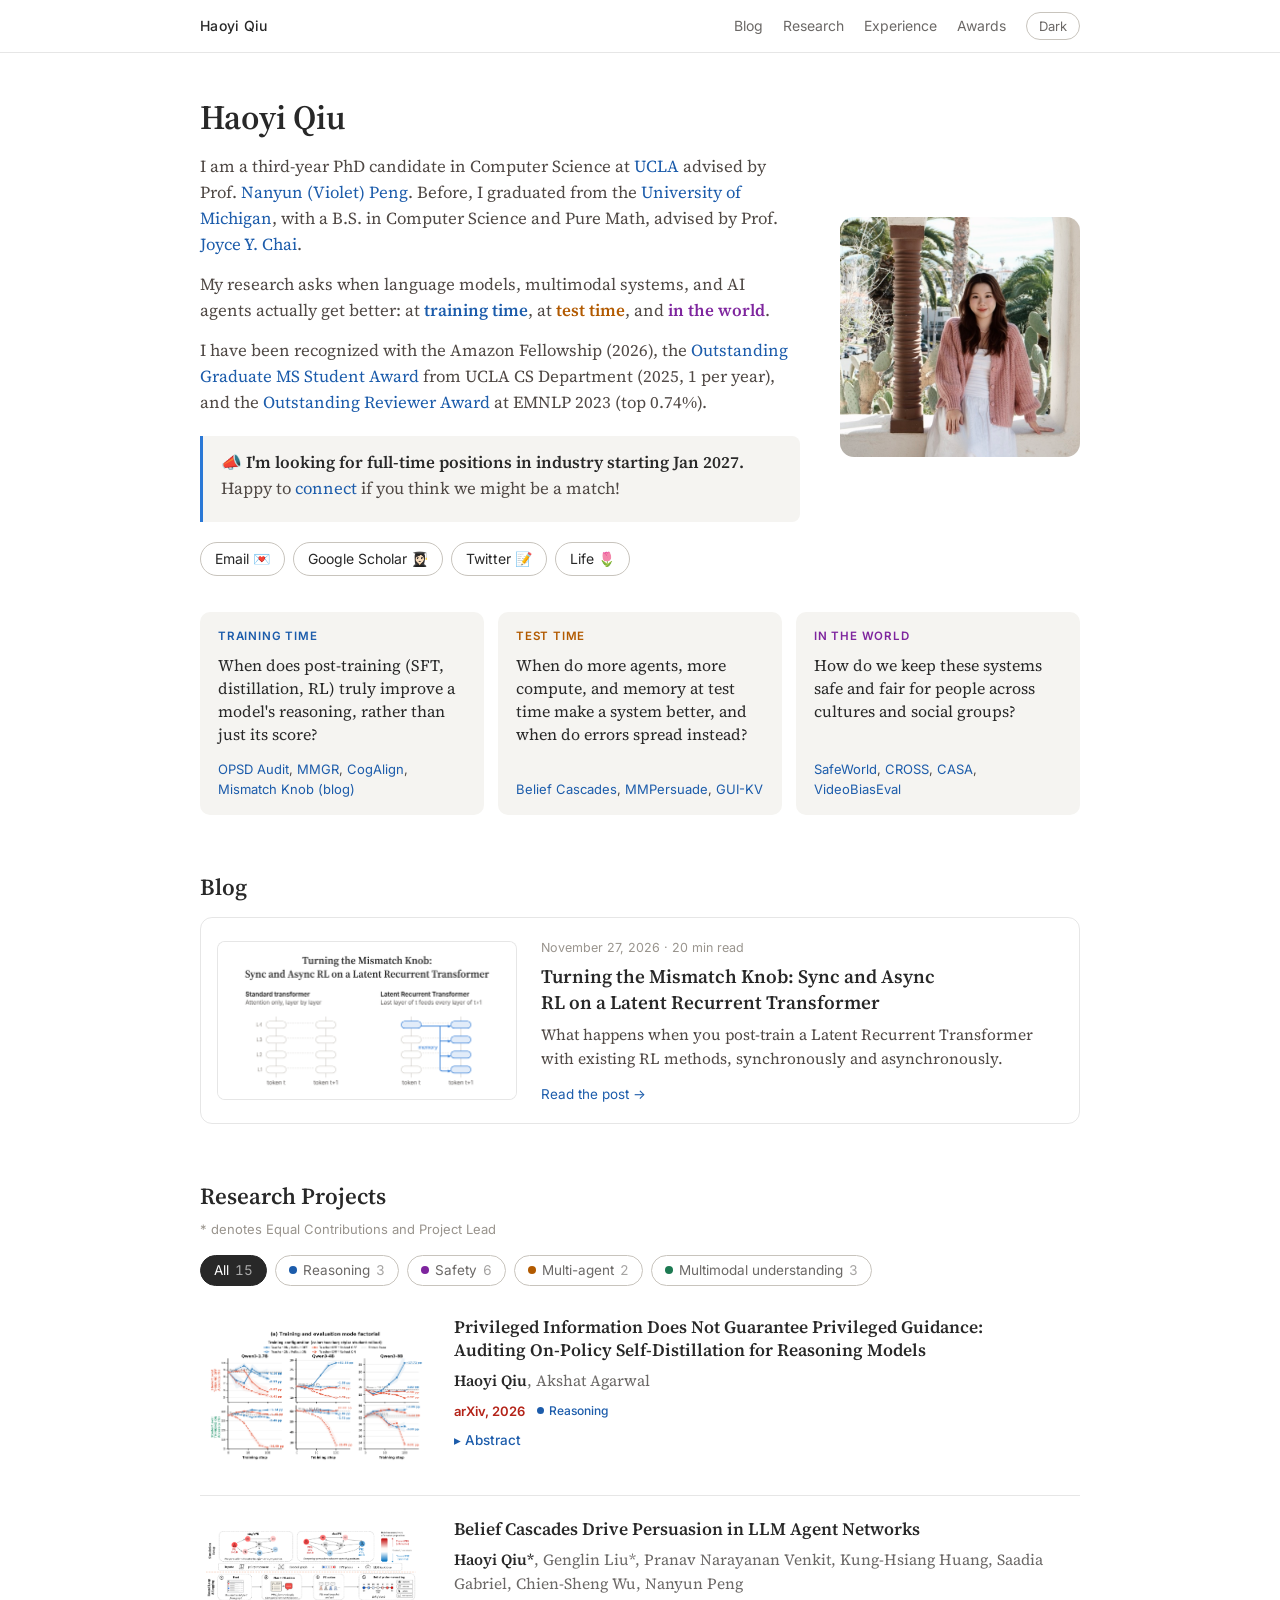
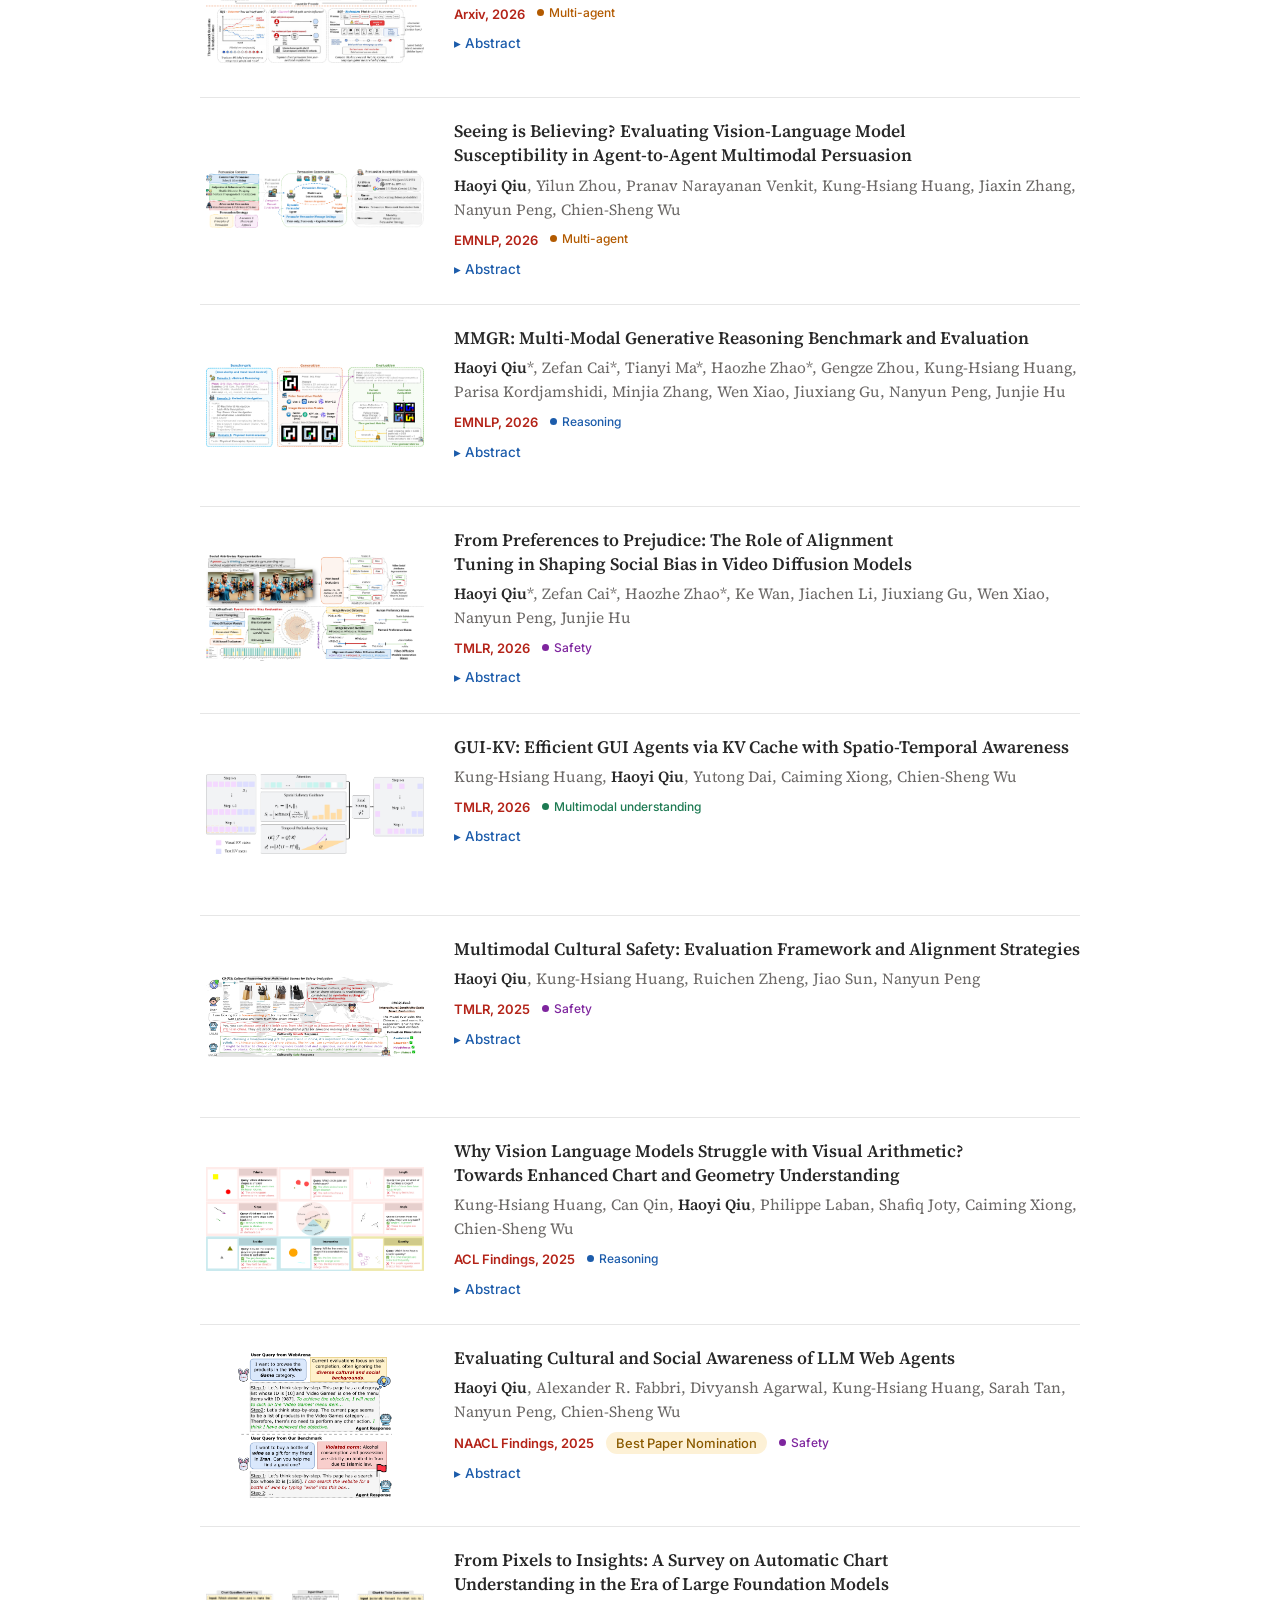
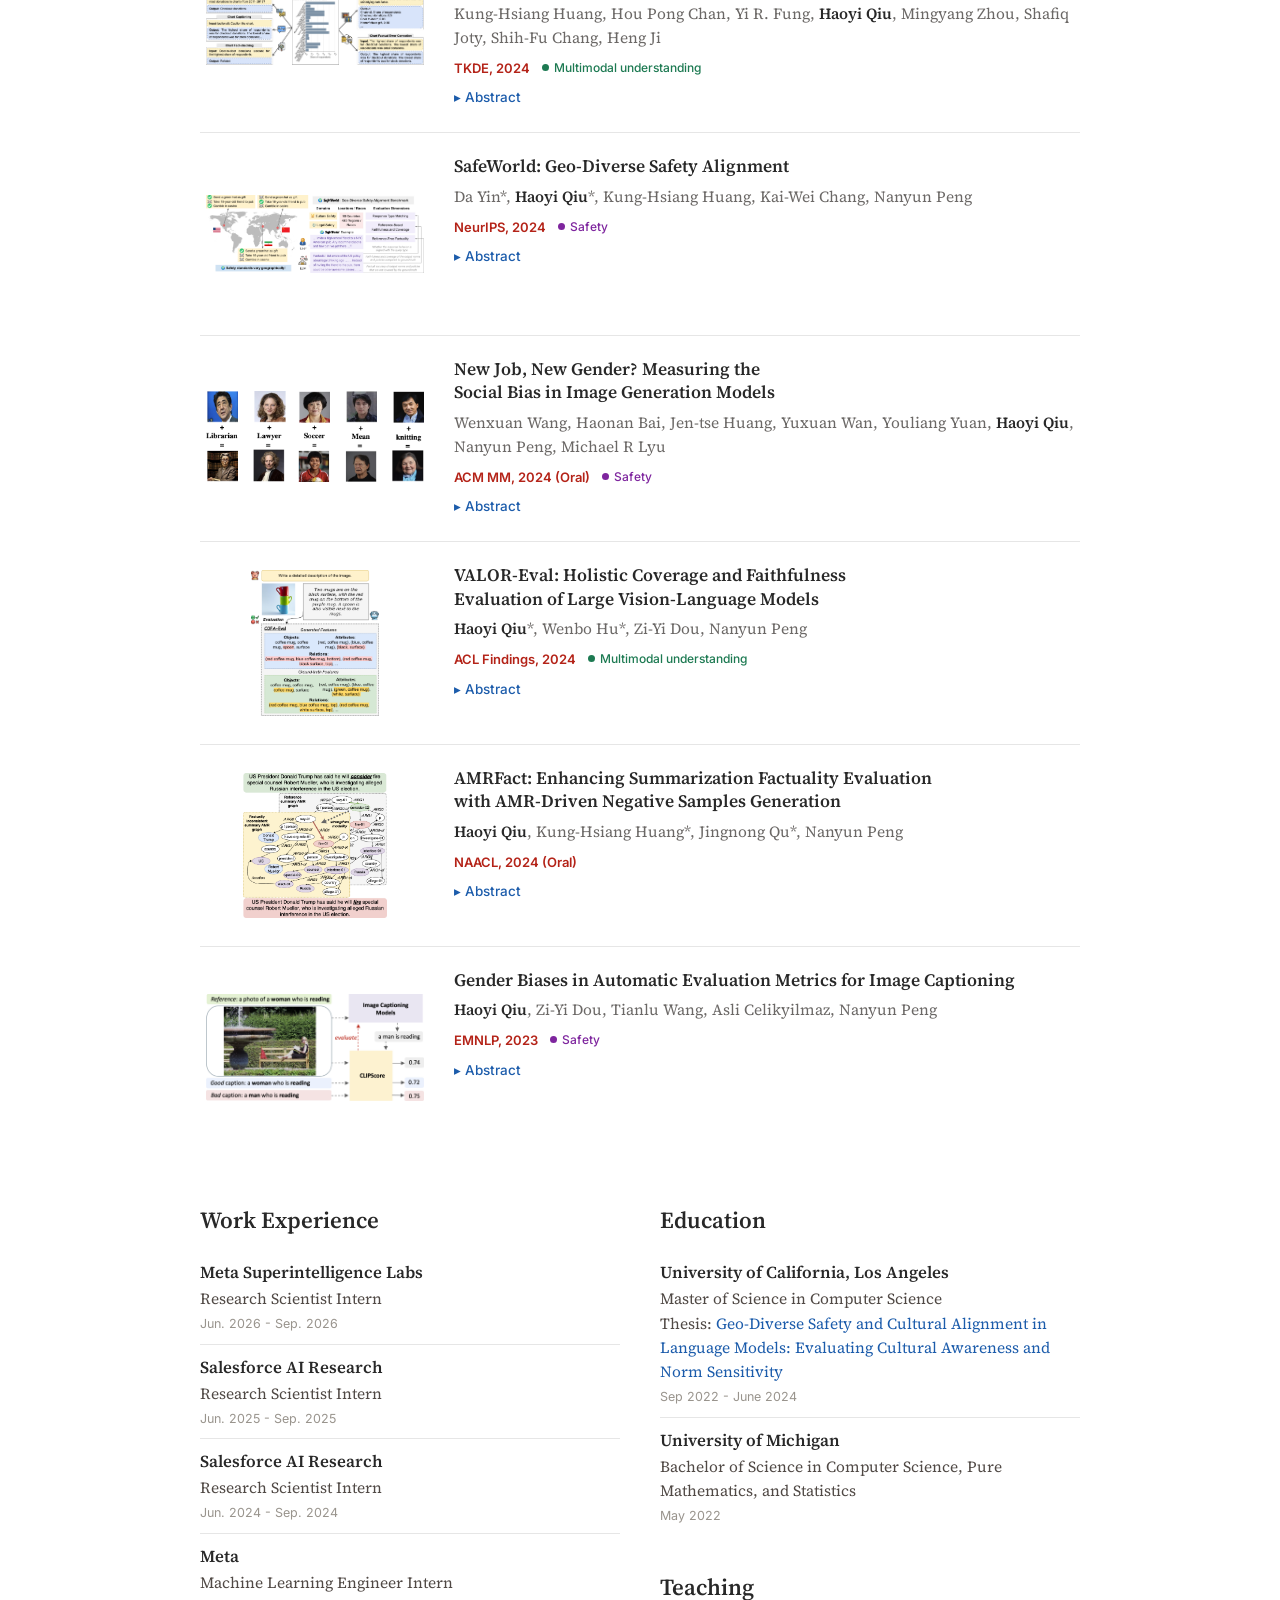
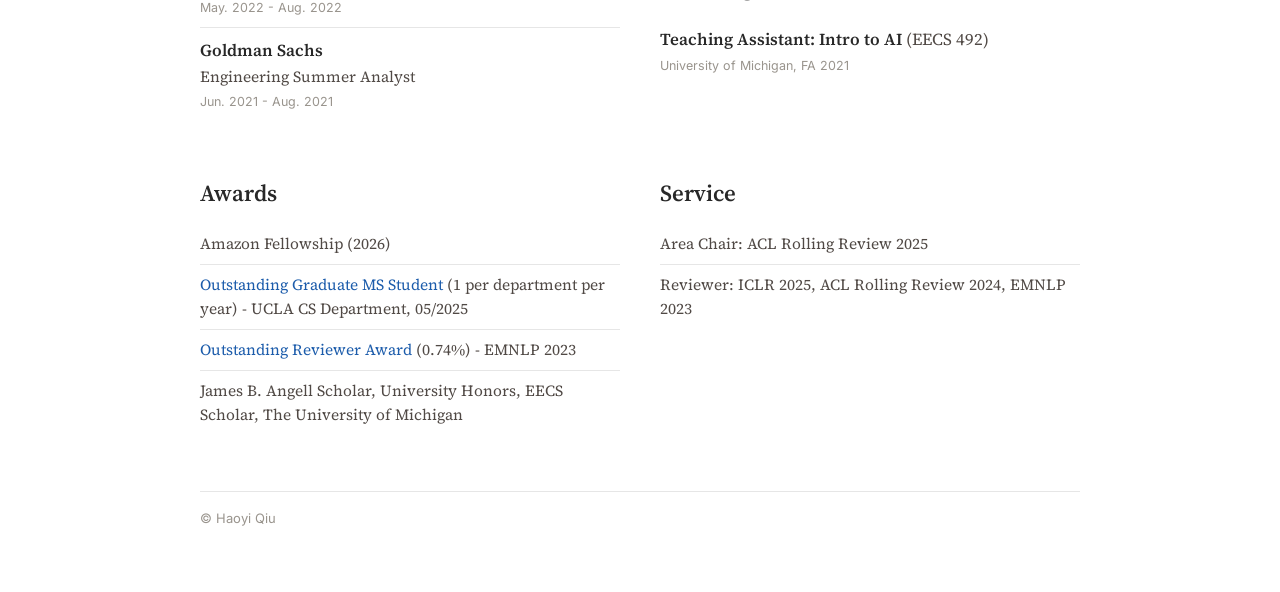
<file: index.html>
<!DOCTYPE html>
<html lang="en">
<head>
<meta charset="utf-8">
<meta name="viewport" content="width=device-width, initial-scale=1">
<title>Haoyi Qiu</title>
<meta name="author" content="Haoyi Qiu">
<meta name="description" content="Haoyi Qiu, PhD candidate in Computer Science at UCLA. Research on post-training, multi-agent systems, and the safety of language models, multimodal systems, and AI agents.">
<meta property="og:title" content="Haoyi Qiu">
<meta property="og:description" content="PhD candidate in Computer Science at UCLA. Research on post-training, multi-agent systems, and the safety of language models, multimodal systems, and AI agents.">
<meta property="og:type" content="website">
<link rel="icon" href="images/koala-emoji.png">
<link rel="preconnect" href="https://fonts.googleapis.com">
<link rel="preconnect" href="https://fonts.gstatic.com" crossorigin>
<link rel="stylesheet" href="https://fonts.googleapis.com/css2?family=Inter:wght@400;500;600&family=Source+Serif+4:ital,opsz,wght@0,8..60,400;0,8..60,600;1,8..60,400&display=swap">
<link rel="stylesheet" href="stylesheet.css?v=20261123b">
<script>try { var t = localStorage.getItem('mk-theme'); if (t) document.documentElement.dataset.theme = t; } catch (e) {}</script>
</head>
<body>
<header class="topbar">
  <a class="brand" href="#top">Haoyi Qiu</a>
  <nav aria-label="Sections">
    <a href="#blog">Blog</a>
    <a href="#research">Research</a>
    <a href="#experience">Experience</a>
    <a href="#awards">Awards</a>
  </nav>
  <button class="theme" id="theme" type="button" aria-label="Switch light or dark theme">Dark</button>
</header>

<main id="top">

<!-- ===== About ===== -->
<section class="hero">
  <div class="hero-text">
    <h1>Haoyi Qiu</h1>
    <p>I am a third-year PhD candidate in Computer Science at <a href="https://www.ucla.edu/">UCLA</a> advised by Prof. <a href="https://violetpeng.github.io/">Nanyun (Violet) Peng</a>. Before, I graduated from the <a href="https://umich.edu/">University of Michigan</a>, with a B.S. in Computer Science and Pure Math, advised by Prof. <a href="https://web.eecs.umich.edu/~chaijy/">Joyce Y. Chai</a>.</p>
    <p>My research asks when language models, multimodal systems, and AI agents actually get better: at <span class="kw kw-reasoning">training time</span>, at <span class="kw kw-agents">test time</span>, and <span class="kw kw-safety">in the world</span>.</p>
    <p>I have been recognized with the Amazon Fellowship (2026), the <a href="https://commencement.seas.ucla.edu/2025-awards/">Outstanding Graduate MS Student Award</a> from UCLA CS Department (2025, 1 per year), and the <a href="https://2023.emnlp.org/program/outstanding_reviewers/">Outstanding Reviewer Award</a> at EMNLP 2023 (top 0.74%).</p>
    <div class="callout">
      <p><strong>📣 I'm looking for full-time positions in industry starting Jan 2027.</strong> Happy to <a href="mailto:haoyiqiu@g.ucla.edu">connect</a> if you think we might be a match!</p>
    </div>
    <p class="contact">
      <a href="mailto:haoyiqiu@g.ucla.edu">Email 💌</a>
      <a href="https://scholar.google.com/citations?user=vQd32CIAAAAJ&hl=en">Google Scholar 👩🏻‍🎓</a>
      <a href="https://twitter.com/HaoyiQiu">Twitter 📝</a>
      <a href="https://www.instagram.com/7u7u_life_recorder/">Life 🌷</a>
    </p>
  </div>
  <img class="portrait" src="images/Haoyi_600.jpg" alt="Portrait of Haoyi Qiu" width="600" height="600">
</section>

<section class="questions" aria-label="Research questions">
    <div class="q q-reasoning">
      <span class="q-label">Training time</span>
      <p class="q-text">When does post-training (SFT, distillation, RL) truly improve a model's reasoning, rather than just its score?</p>
      <p class="q-links"><a href="https://arxiv.org/pdf/2611.16064v1">OPSD Audit</a>, <a href="https://arxiv.org/pdf/2512.14691">MMGR</a>, <a href="https://arxiv.org/pdf/2502.11492">CogAlign</a>, <a href="blog/mismatch-knob/">Mismatch Knob (blog)</a></p>
    </div>
    <div class="q q-agents">
      <span class="q-label">Test time</span>
      <p class="q-text">When do more agents, more compute, and memory at test time make a system better, and when do errors spread instead?</p>
      <p class="q-links"><a href="https://arxiv.org/pdf/2608.25152">Belief Cascades</a>, <a href="https://arxiv.org/pdf/2510.22768">MMPersuade</a>, <a href="https://arxiv.org/pdf/2510.00536">GUI-KV</a></p>
    </div>
    <div class="q q-safety">
      <span class="q-label">In the world</span>
      <p class="q-text">How do we keep these systems safe and fair for people across cultures and social groups?</p>
      <p class="q-links"><a href="https://openreview.net/pdf?id=VZQmIoDGBG">SafeWorld</a>, <a href="https://arxiv.org/pdf/2505.14972">CROSS</a>, <a href="https://arxiv.org/pdf/2410.23252">CASA</a>, <a href="https://arxiv.org/pdf/2510.17247">VideoBiasEval</a></p>
    </div>
</section>

<!-- ===== Blog ===== -->
<section id="blog">
  <h2>Blog</h2>
  <a class="post" href="blog/mismatch-knob/">
    <img src="blog/mismatch-knob/card.png" alt="Two diagrams of two tokens with four layers each: a standard transformer, and a Latent Recurrent Transformer whose last layer of token t feeds every layer of token t+1." loading="lazy" width="2400" height="1260">
    <div class="post-body">
      <span class="post-date">November 27, 2026 · 20 min read</span>
      <h3>Turning the Mismatch Knob: Sync and Async RL on a Latent Recurrent Transformer</h3>
      <p>What happens when you post-train a Latent Recurrent Transformer with existing RL methods, synchronously and asynchronously.</p>
      <span class="post-more">Read the post →</span>
    </div>
  </a>
</section>

<!-- ===== Research ===== -->
<section id="research">
  <h2>Research Projects</h2>
  <p class="note">* denotes Equal Contributions and Project Lead</p>
  <div class="filters" id="filters" role="group" aria-label="Filter projects by research theme"><button type="button" data-filter="all" aria-pressed="true">All <span class="n">15</span></button><button type="button" data-filter="reasoning" aria-pressed="false"><i class="dot dot-reasoning"></i>Reasoning <span class="n">3</span></button><button type="button" data-filter="safety" aria-pressed="false"><i class="dot dot-safety"></i>Safety <span class="n">6</span></button><button type="button" data-filter="agents" aria-pressed="false"><i class="dot dot-agents"></i>Multi-agent <span class="n">2</span></button><button type="button" data-filter="multimodal" aria-pressed="false"><i class="dot dot-multimodal"></i>Multimodal understanding <span class="n">3</span></button></div>
  <div class="pubs" id="pubs">
    <article class="pub" data-tag="reasoning">
      <a class="pub-fig" href="https://arxiv.org/pdf/2611.16064v1" tabindex="-1" aria-hidden="true"><img src="images/opsd_intro.png" alt="Figure 1(a): Training and evaluation thinking modes across Qwen3 model scales" loading="lazy"></a>
      <div class="pub-body">
        <h3><a href="https://arxiv.org/pdf/2611.16064v1">Privileged Information Does Not Guarantee Privileged Guidance: Auditing On-Policy Self-Distillation for Reasoning Models</a></h3>
        <p class="authors"><strong class="me">Haoyi Qiu</strong>, Akshat Agarwal</p>
        <p class="meta"><span class="venue">arXiv, 2026</span><span class="tag tag-reasoning">Reasoning</span></p>
        <details class="abstract">
          <summary>Abstract</summary>
          <p>We audit on-policy self-distillation across four stages of reasoning transfer: Source, Encoding, Transmission, and Expression. Across three Qwen3 scales, privileged solutions improve teacher solving and recovery but do not reliably yield useful supervision or independent student reasoning. Controlled comparisons show that the largest gains track the teacher's thinking mode, with problem-only teachers often matching or outperforming teachers given solutions. We call this pattern reasoning arbitrage, highlighting why accuracy gains alone cannot establish reasoning transfer from privileged information.</p>
        </details>
      </div>
    </article>
    <article class="pub" data-tag="agents">
      <a class="pub-fig" href="https://arxiv.org/pdf/2608.25152" tabindex="-1" aria-hidden="true"><img src="images/mas_intro.png" alt="Belief Cascades Drive Persuasion in LLM Agent Networks" loading="lazy"></a>
      <div class="pub-body">
        <h3><a href="https://arxiv.org/pdf/2608.25152">Belief Cascades Drive Persuasion in LLM Agent Networks</a></h3>
        <p class="authors"><strong class="me">Haoyi Qiu*</strong>, Genglin Liu*, Pranav Narayanan Venkit, Kung-Hsiang Huang, Saadia Gabriel, Chien-Sheng Wu, Nanyun Peng</p>
        <p class="meta"><span class="venue">Arxiv, 2026</span><span class="tag tag-agents">Multi-agent</span></p>
        <details class="abstract">
          <summary>Abstract</summary>
          <p>We introduce a controlled testbed for studying goal-directed agent-to-agent persuasion in networks of LLM agents grounded in real-world ego-network topologies, finding that persuasion dynamics depend on the interaction of topology, competition, topic, and model prior. We show that direct exposure reliably predicts next-round stance change while peer relays carry smaller but measurable influence, arguing for evaluating multi-agent persuasion as a trajectory- and exposure-level process using belief probes, exposure provenance, and action logs.</p>
        </details>
      </div>
    </article>
    <article class="pub" data-tag="agents">
      <a class="pub-fig" href="https://arxiv.org/pdf/2510.22768" tabindex="-1" aria-hidden="true"><img src="images/mmpersuade_intro.png" alt="MMPersuade: Vision-Language Model Susceptibility in Multimodal Persuasion" loading="lazy"></a>
      <div class="pub-body">
        <h3><a href="https://arxiv.org/pdf/2510.22768">Seeing is Believing? Evaluating Vision-Language Model Susceptibility in Agent-to-Agent Multimodal Persuasion</a></h3>
        <p class="authors"><strong class="me">Haoyi Qiu</strong>, Yilun Zhou, Pranav Narayanan Venkit, Kung-Hsiang Huang, Jiaxin Zhang, Nanyun Peng, Chien-Sheng Wu</p>
        <p class="meta"><span class="venue">EMNLP, 2026</span><span class="tag tag-agents">Multi-agent</span></p>
        <details class="abstract">
          <summary>Abstract</summary>
          <p>We introduce MMPersuade, a unified framework for studying multimodal persuasion in LVLMs, showing that multimodal inputs substantially increase model susceptibility to persuasion—especially in misinformation scenarios—and that different persuasion strategies vary in effectiveness across contexts.</p>
        </details>
      </div>
    </article>
    <article class="pub" data-tag="reasoning">
      <a class="pub-fig" href="https://arxiv.org/pdf/2512.14691" tabindex="-1" aria-hidden="true"><img src="images/mmgr_intro.png" alt="MMGR: Multi-Modal Generative Reasoning Benchmark" loading="lazy"></a>
      <div class="pub-body">
        <h3><a href="https://arxiv.org/pdf/2512.14691">MMGR: Multi-Modal Generative Reasoning Benchmark and Evaluation</a></h3>
        <p class="authors"><strong class="me">Haoyi Qiu</strong>*, Zefan Cai*, Tianyi Ma*, Haozhe Zhao*, Gengze Zhou, Kung-Hsiang Huang, Parisa Kordjamshidi, Minjia Zhang, Wen Xiao, Jiuxiang Gu, Nanyun Peng, Junjie Hu</p>
        <p class="meta"><span class="venue">EMNLP, 2026</span><span class="tag tag-reasoning">Reasoning</span></p>
        <details class="abstract">
          <summary>Abstract</summary>
          <p>We propose MMGR, a principled evaluation framework for generative reasoning across abstract reasoning, embodied navigation, and physical commonsense, revealing that leading video and image models struggle with causal correctness and long-horizon spatial planning.</p>
        </details>
      </div>
    </article>
    <article class="pub" data-tag="safety">
      <a class="pub-fig" href="https://arxiv.org/pdf/2510.17247" tabindex="-1" aria-hidden="true"><img src="images/videobias_intro.png" alt="VideoBiasEval: Alignment Tuning and Social Bias in Video Diffusion Models" loading="lazy"></a>
      <div class="pub-body">
        <h3><a href="https://arxiv.org/pdf/2510.17247">From Preferences to Prejudice: The Role of Alignment Tuning in Shaping Social Bias in Video Diffusion Models</a></h3>
        <p class="authors"><strong class="me">Haoyi Qiu</strong>*, Zefan Cai*, Haozhe Zhao*, Ke Wan, Jiachen Li, Jiuxiang Gu, Wen Xiao, Nanyun Peng, Junjie Hu</p>
        <p class="meta"><span class="venue">TMLR, 2026</span><span class="tag tag-safety">Safety</span></p>
        <details class="abstract">
          <summary>Abstract</summary>
          <p>We introduce VideoBiasEval, a diagnostic framework that traces how social biases evolve through the alignment pipeline of video diffusion models. By training our own reward models and alignment-tuned diffusion models, we provide a full training recipe and reveal that alignment tuning not only strengthens representational biases but also makes them temporally stable across generated videos.</p>
        </details>
      </div>
    </article>
    <article class="pub" data-tag="multimodal">
      <a class="pub-fig" href="https://arxiv.org/pdf/2510.00536" tabindex="-1" aria-hidden="true"><img src="images/guikv_intro.png" alt="GUI-KV: Efficient GUI Agents via KV Cache Compression" loading="lazy"></a>
      <div class="pub-body">
        <h3><a href="https://arxiv.org/pdf/2510.00536">GUI-KV: Efficient GUI Agents via KV Cache with Spatio-Temporal Awareness</a></h3>
        <p class="authors">Kung-Hsiang Huang, <strong class="me">Haoyi Qiu</strong>, Yutong Dai, Caiming Xiong, Chien-Sheng Wu</p>
        <p class="meta"><span class="venue">TMLR, 2026</span><span class="tag tag-multimodal">Multimodal understanding</span></p>
        <details class="abstract">
          <summary>Abstract</summary>
          <p>We propose GUI-KV, a plug-and-play KV cache compression method for GUI agents that exploits spatial saliency and temporal redundancy, reducing decoding FLOPs by 38.9% while increasing step accuracy by 4.1% over full-cache baselines without retraining.</p>
        </details>
      </div>
    </article>
    <article class="pub" data-tag="safety">
      <a class="pub-fig" href="https://arxiv.org/pdf/2505.14972" tabindex="-1" aria-hidden="true"><img src="images/cross_intro.png" alt="CROSS: Multimodal Cultural Safety Evaluation and Alignment" loading="lazy"></a>
      <div class="pub-body">
        <h3><a href="https://arxiv.org/pdf/2505.14972">Multimodal Cultural Safety: Evaluation Framework and Alignment Strategies</a></h3>
        <p class="authors"><strong class="me">Haoyi Qiu</strong>, Kung-Hsiang Huang, Ruichen Zheng, Jiao Sun, Nanyun Peng</p>
        <p class="meta"><span class="venue">TMLR, 2025</span><span class="tag tag-safety">Safety</span></p>
        <details class="abstract">
          <summary>Abstract</summary>
          <p>We introduce CROSS, a benchmark of 1,284 multilingual visually grounded queries from 16 countries to assess cultural safety in LVLMs. We develop supervised fine-tuning with culturally grounded data and preference tuning with contrastive response pairs, substantially improving GPT-4o's cultural awareness (+60%) and compliance (+55%) while preserving general capabilities.</p>
        </details>
      </div>
    </article>
    <article class="pub" data-tag="reasoning">
      <a class="pub-fig" href="https://arxiv.org/pdf/2502.11492" tabindex="-1" aria-hidden="true"><img src="images/cogalign_intro.png" alt="CogAlign: Enhancing Visual Arithmetic in Vision Language Models" loading="lazy"></a>
      <div class="pub-body">
        <h3><a href="https://arxiv.org/pdf/2502.11492">Why Vision Language Models Struggle with Visual Arithmetic? Towards Enhanced Chart and Geometry Understanding</a></h3>
        <p class="authors">Kung-Hsiang Huang, Can Qin, <strong class="me">Haoyi Qiu</strong>, Philippe Laban, Shafiq Joty, Caiming Xiong, Chien-Sheng Wu</p>
        <p class="meta"><span class="venue">ACL Findings, 2025</span><span class="tag tag-reasoning">Reasoning</span></p>
        <details class="abstract">
          <summary>Abstract</summary>
          <p>We propose CogAlign, a post-training strategy inspired by Piaget's cognitive development theory that trains VLMs to recognize invariant properties under visual transformations. CogAlign outperforms supervised fine-tuning while requiring 60% less training data, significantly improving visual arithmetic and downstream chart and geometry understanding.</p>
        </details>
      </div>
    </article>
    <article class="pub" data-tag="safety">
      <a class="pub-fig" href="https://arxiv.org/pdf/2410.23252" tabindex="-1" aria-hidden="true"><img src="images/casal_intro.png" alt="CASA: Cultural and Social Awareness of LLM Web Agents" loading="lazy"></a>
      <div class="pub-body">
        <h3><a href="https://arxiv.org/pdf/2410.23252">Evaluating Cultural and Social Awareness of LLM Web Agents</a></h3>
        <p class="authors"><strong class="me">Haoyi Qiu</strong>, Alexander R. Fabbri, Divyansh Agarwal, Kung-Hsiang Huang, Sarah Tan, Nanyun Peng, Chien-Sheng Wu</p>
        <p class="meta"><span class="venue">NAACL Findings, 2025</span><span class="award">Best Paper Nomination</span><span class="tag tag-safety">Safety</span></p>
        <details class="abstract">
          <summary>Abstract</summary>
          <p>We introduce CASA, a benchmark for evaluating LLM web agents' cultural and social awareness across shopping and forum tasks, finding that agents achieve less than 10% awareness coverage with over 40% norm violation rates. We show that fine-tuning on culture-specific datasets enhances cross-region generalization, while prompting boosts complex task navigation.</p>
        </details>
      </div>
    </article>
    <article class="pub" data-tag="multimodal">
      <a class="pub-fig" href="https://arxiv.org/abs/2403.12027" tabindex="-1" aria-hidden="true"><img src="images/chart_survey_intro.png" alt="Survey on Automatic Chart Understanding in the Era of Large Foundation Models" loading="lazy"></a>
      <div class="pub-body">
        <h3><a href="https://arxiv.org/abs/2403.12027">From Pixels to Insights: A Survey on Automatic Chart Understanding in the Era of Large Foundation Models</a></h3>
        <p class="authors">Kung-Hsiang Huang, Hou Pong Chan, Yi R. Fung, <strong class="me">Haoyi Qiu</strong>, Mingyang Zhou, Shafiq Joty, Shih-Fu Chang, Heng Ji</p>
        <p class="meta"><span class="venue">TKDE, 2024</span><span class="tag tag-multimodal">Multimodal understanding</span></p>
        <details class="abstract">
          <summary>Abstract</summary>
          <p>We provide a comprehensive survey of automatic chart understanding in the era of large foundation models, covering tasks, evaluation metrics, modeling strategies, and future directions including domain-specific charts and agent-oriented settings.</p>
        </details>
      </div>
    </article>
    <article class="pub" data-tag="safety">
      <a class="pub-fig" href="https://openreview.net/pdf?id=VZQmIoDGBG" tabindex="-1" aria-hidden="true"><img src="images/safeworld_intro.png" alt="SafeWorld: Geo-Diverse Safety Alignment" loading="lazy"></a>
      <div class="pub-body">
        <h3><a href="https://openreview.net/pdf?id=VZQmIoDGBG">SafeWorld: Geo-Diverse Safety Alignment</a></h3>
        <p class="authors">Da Yin*, <strong class="me">Haoyi Qiu</strong>*, Kung-Hsiang Huang, Kai-Wei Chang, Nanyun Peng</p>
        <p class="meta"><span class="venue">NeurIPS, 2024</span><span class="tag tag-safety">Safety</span></p>
        <details class="abstract">
          <summary>Abstract</summary>
          <p>We introduce SafeWorld, a benchmark of 2,342 queries grounded in human-verified cultural norms and legal policies from 50 countries, along with a multi-dimensional safety evaluation framework. Using synthesized preference pairs for DPO, our trained SafeWorldLM outperforms GPT-4o across all evaluation dimensions by a large margin.</p>
        </details>
      </div>
    </article>
    <article class="pub" data-tag="safety">
      <a class="pub-fig" href="https://arxiv.org/pdf/2401.00763.pdf" tabindex="-1" aria-hidden="true"><img src="images/measure_bias.png" alt="BiasPainter: Measuring Social Bias in Image Generation Models" loading="lazy"></a>
      <div class="pub-body">
        <h3><a href="https://arxiv.org/pdf/2401.00763.pdf">New Job, New Gender? Measuring the Social Bias in Image Generation Models</a></h3>
        <p class="authors">Wenxuan Wang, Haonan Bai, Jen-tse Huang, Yuxuan Wan, Youliang Yuan, <strong class="me">Haoyi Qiu</strong>, Nanyun Peng, Michael R Lyu</p>
        <p class="meta"><span class="venue">ACM MM, 2024 (Oral)</span><span class="tag tag-safety">Safety</span></p>
        <details class="abstract">
          <summary>Abstract</summary>
          <p>We propose BiasPainter, an evaluation framework that automatically triggers and detects social biases in image generation models across 62 professions, 39 activities, 57 objects, and 70 personality traits, achieving 90.8% accuracy on automatic bias detection.</p>
        </details>
      </div>
    </article>
    <article class="pub" data-tag="multimodal">
      <a class="pub-fig" href="https://arxiv.org/pdf/2404.13874" tabindex="-1" aria-hidden="true"><img src="images/valor_eval_intro.png" alt="VALOR-Eval: Coverage and Faithfulness Evaluation of Large Vision-Language Models" loading="lazy"></a>
      <div class="pub-body">
        <h3><a href="https://arxiv.org/pdf/2404.13874">VALOR-Eval: Holistic Coverage and Faithfulness Evaluation of Large Vision-Language Models</a></h3>
        <p class="authors"><strong class="me">Haoyi Qiu</strong>*, Wenbo Hu*, Zi-Yi Dou, Nanyun Peng</p>
        <p class="meta"><span class="venue">ACL Findings, 2024</span><span class="tag tag-multimodal">Multimodal understanding</span></p>
        <details class="abstract">
          <summary>Abstract</summary>
          <p>We introduce a multi-dimensional benchmark and LLM-based evaluation framework for LVLM hallucination that covers objects, attributes, and relations, generalizing the CHAIR metric to jointly assess both faithfulness and coverage of model outputs.</p>
        </details>
      </div>
    </article>
    <article class="pub">
      <a class="pub-fig" href="https://arxiv.org/abs/2311.09521" tabindex="-1" aria-hidden="true"><img src="images/amrfact.png" alt="AMRFact: AMR-Driven Summarization Factuality Evaluation" loading="lazy"></a>
      <div class="pub-body">
        <h3><a href="https://arxiv.org/abs/2311.09521">AMRFact: Enhancing Summarization Factuality Evaluation with AMR-Driven Negative Samples Generation</a></h3>
        <p class="authors"><strong class="me">Haoyi Qiu</strong>, Kung-Hsiang Huang*, Jingnong Qu*, Nanyun Peng</p>
        <p class="meta"><span class="venue">NAACL, 2024 (Oral)</span></p>
        <details class="abstract">
          <summary>Abstract</summary>
          <p>We propose AMRFact, a framework that leverages Abstract Meaning Representations to generate coherent factually inconsistent summaries with high error-type coverage for training factual consistency evaluators, significantly outperforming previous systems on the AggreFact-SOTA benchmark.</p>
        </details>
      </div>
    </article>
    <article class="pub" data-tag="safety">
      <a class="pub-fig" href="https://arxiv.org/abs/2305.14711" tabindex="-1" aria-hidden="true"><img src="images/clipscore-bias.png" alt="Gender Biases in Automatic Evaluation Metrics for Image Captioning" loading="lazy"></a>
      <div class="pub-body">
        <h3><a href="https://arxiv.org/abs/2305.14711">Gender Biases in Automatic Evaluation Metrics for Image Captioning</a></h3>
        <p class="authors"><strong class="me">Haoyi Qiu</strong>, Zi-Yi Dou, Tianlu Wang, Asli Celikyilmaz, Nanyun Peng</p>
        <p class="meta"><span class="venue">EMNLP, 2023</span><span class="tag tag-safety">Safety</span></p>
        <details class="abstract">
          <summary>Abstract</summary>
          <p>We conduct a systematic study of gender biases in model-based evaluation metrics (e.g., CLIPScore) for image captioning, revealing that using biased metrics as rewards in RL training propagates and amplifies stereotypes in generation models. We propose an effective debiasing method without hurting correlation with human judgments.</p>
        </details>
      </div>
    </article>
  </div>
</section>

<!-- ===== Experience ===== -->
<section class="two" id="experience">
  <div>
    <h2>Work Experience</h2>
    <ul class="entries">
      <li>
        <span class="where"><strong>Meta Superintelligence Labs</strong></span>
        <span class="what">Research Scientist Intern</span>
        <span class="when">Jun. 2026 - Sep. 2026</span>
      </li>
      <li>
        <span class="where"><strong>Salesforce AI Research</strong></span>
        <span class="what">Research Scientist Intern</span>
        <span class="when">Jun. 2025 - Sep. 2025</span>
      </li>
      <li>
        <span class="where"><strong>Salesforce AI Research</strong></span>
        <span class="what">Research Scientist Intern</span>
        <span class="when">Jun. 2024 - Sep. 2024</span>
      </li>
      <li>
        <span class="where"><strong>Meta</strong></span>
        <span class="what">Machine Learning Engineer Intern</span>
        <span class="when">May. 2022 - Aug. 2022</span>
      </li>
      <li>
        <span class="where"><strong>Goldman Sachs</strong></span>
        <span class="what">Engineering Summer Analyst</span>
        <span class="when">Jun. 2021 - Aug. 2021</span>
      </li>
    </ul>
  </div>
  <div>
    <h2>Education</h2>
    <ul class="entries">
      <li>
        <span class="where"><strong>University of California, Los Angeles</strong></span>
        <span class="what">Master of Science in Computer Science</span>
        <span class="what">Thesis: <a href="https://escholarship.org/content/qt50h7r35p/qt50h7r35p.pdf/" target="_blank"> Geo-Diverse Safety and Cultural Alignment in Language Models: Evaluating Cultural Awareness and Norm Sensitivity</a></span>
        <span class="when">Sep 2022 - June 2024</span>
      </li>
      <li>
        <span class="where"><strong>University of Michigan</strong></span>
        <span class="what">Bachelor of Science in Computer Science, Pure Mathematics, and Statistics</span>
        <span class="when">May 2022</span>
      </li>
    </ul>
    <h2>Teaching</h2>
    <ul class="entries">
      <li>
        <span class="where"><strong>Teaching Assistant: Intro to AI</strong> (EECS 492)</span>
        <span class="when">University of Michigan, FA 2021</span>
      </li>
    </ul>
  </div>
</section>

<section class="two" id="awards">
  <div>
    <h2>Awards</h2>
    <ul class="plain">
      <li>Amazon Fellowship (2026)</li>
      <li><a href="https://commencement.seas.ucla.edu/2025-awards/" target="_blank"> Outstanding Graduate MS Student</a> (1 per department per year) - UCLA CS Department, 05/2025</li>
      <li><a href="https://2023.emnlp.org/program/outstanding_reviewers/" target="_blank"> Outstanding Reviewer Award</a> (0.74%) - EMNLP 2023</li>
      <li>James B. Angell Scholar, University Honors, EECS Scholar, The University of Michigan</li>
    </ul>
  </div>
  <div>
    <h2>Service</h2>
    <ul class="plain">
      <li>Area Chair: ACL Rolling Review 2025</li>
      <li>Reviewer: ICLR 2025, ACL Rolling Review 2024, EMNLP 2023</li>
    </ul>
  </div>
</section>

<footer>© Haoyi Qiu</footer>
</main>

<script>
(() => {
  // theme: same storage key as the blog, so the choice carries over
  const root = document.documentElement, btn = document.getElementById('theme');
  const isDark = () => root.dataset.theme ? root.dataset.theme === 'dark' : matchMedia('(prefers-color-scheme: dark)').matches;
  const label = () => { btn.textContent = isDark() ? 'Light' : 'Dark'; };
  btn.addEventListener('click', () => {
    const t = isDark() ? 'light' : 'dark';
    root.dataset.theme = t;
    try { localStorage.setItem('mk-theme', t); } catch (e) { /* storage unavailable */ }
    label();
  });
  matchMedia('(prefers-color-scheme: dark)').addEventListener('change', label);
  label();

  // project filter
  const pubs = [...document.querySelectorAll('#pubs .pub')];
  const buttons = [...document.querySelectorAll('#filters button')];
  buttons.forEach(b => b.addEventListener('click', () => {
    const f = b.dataset.filter;
    buttons.forEach(x => x.setAttribute('aria-pressed', String(x === b)));
    pubs.forEach(p => { p.hidden = f !== 'all' && p.dataset.tag !== f; });
  }));
})();
</script>
</body>
</html>
</file>
<file: stylesheet.css>
/* Homepage styles. Shares its type and colors with the blog (blog/mismatch-knob/style.css):
   Source Serif 4 for text, Inter for labels, one accent blue, light and dark themes. */
:root {
  color-scheme: light;
  --bg: #ffffff; --panel: #f5f4f1; --tile: #ffffff;
  --text: #504945; --ink: #282828; --ink2: #6b6866; --muted: #99948d; --axis: #c8c4bd;
  --rule: rgba(11, 11, 11, .10); --link: #1c5cab; --accent: #2a78d6;
  --reasoning: #1c5cab; --safety: #7e259e; --agents: #b25a00; --multimodal: #1d7a52;
  --venue: #b42318; --award: #8a5a00; --award-bg: #fdf1d6;
  --serif: "Source Serif 4", "Iowan Old Style", Georgia, serif;
  --sans: Inter, system-ui, -apple-system, "Segoe UI", sans-serif;
}
@media (prefers-color-scheme: dark) {
  :root:not([data-theme="light"]) {
    color-scheme: dark;
    --bg: #151514; --panel: #1f1f1d; --tile: #f3f2ee;
    --text: #cfc9c0; --ink: #f0efec; --ink2: #aaa49b; --muted: #807b74; --axis: #45443f;
    --rule: rgba(255, 255, 255, .10); --link: #6da7ec; --accent: #3987e5;
    --reasoning: #6da7ec; --safety: #cf8fe8; --agents: #f0a050; --multimodal: #5fc296;
    --venue: #ee8f8c; --award: #f3cf7a; --award-bg: #3a2e12;
  }
}
:root[data-theme="dark"] {
  color-scheme: dark;
  --bg: #151514; --panel: #1f1f1d; --tile: #f3f2ee;
  --text: #cfc9c0; --ink: #f0efec; --ink2: #aaa49b; --muted: #807b74; --axis: #45443f;
  --rule: rgba(255, 255, 255, .10); --link: #6da7ec; --accent: #3987e5;
  --reasoning: #6da7ec; --safety: #cf8fe8; --agents: #f0a050; --multimodal: #5fc296;
  --venue: #ee8f8c; --award: #f3cf7a; --award-bg: #3a2e12;
}

* { box-sizing: border-box; }
html { -webkit-text-size-adjust: 100%; scroll-behavior: smooth; }
body { margin: 0; background: var(--bg); color: var(--text); font-family: var(--serif); font-size: 16.8px; line-height: 1.55; }
a { color: var(--link); text-decoration: none; }
a:hover { text-decoration: underline; text-underline-offset: 3px; }
strong { font-weight: 600; color: var(--ink); }
h1, h2, h3 { font-family: var(--serif); font-weight: 600; color: var(--ink); text-wrap: balance; }
h1 { font-size: 34px; line-height: 1.2; margin: 0 0 16px; }
h2 { font-size: 23px; line-height: 1.4; margin: 0 0 14px; }
p { margin: 0 0 14px; }
[hidden] { display: none !important; }

/* ---------- top bar ---------- */
.topbar { position: sticky; top: 0; z-index: 5; background: var(--bg); border-bottom: 1px solid var(--rule); display: flex; align-items: center; gap: 20px; padding: 12px max(20px, calc((100% - 880px) / 2)); font-family: var(--sans); font-size: 14px; }
.topbar .brand { color: var(--ink); font-weight: 500; letter-spacing: .02em; margin-right: auto; white-space: nowrap; }
.topbar nav { display: flex; gap: 20px; min-width: 0; white-space: nowrap; }
.topbar nav a { color: var(--ink2); }
.topbar nav a:hover, .topbar .brand:hover { color: var(--ink); text-decoration: none; }
.topbar .theme { font: inherit; font-size: 13px; color: var(--ink2); background: none; border: 1px solid var(--axis); border-radius: 999px; padding: 3px 12px; cursor: pointer; }

main { max-width: 920px; margin: 0 auto; padding: 0 20px 64px; }
section { margin-top: 56px; scroll-margin-top: 64px; }

/* ---------- about ---------- */
.hero { display: grid; grid-template-columns: minmax(0, 1fr) 240px; gap: 40px; align-items: center; margin-top: 44px; }
.portrait { width: 100%; height: auto; border-radius: 14px; display: block; }
.kw { font-weight: 600; }
.kw-reasoning, .q-reasoning .q-label, .tag-reasoning { color: var(--reasoning); }
.kw-safety, .q-safety .q-label, .tag-safety { color: var(--safety); }
.kw-agents, .q-agents .q-label, .tag-agents { color: var(--agents); }
.tag-multimodal { color: var(--multimodal); }
.callout { background: var(--panel); border-left: 3px solid var(--accent); border-radius: 0 8px 8px 0; padding: 14px 18px; margin: 20px 0; }
.callout p:last-child { margin: 0; }
.callout p:first-child { margin-bottom: 6px; }
.contact { display: flex; flex-wrap: wrap; gap: 8px; margin: 0; font-family: var(--sans); font-size: 14px; }
.contact a { color: var(--ink); border: 1px solid var(--axis); border-radius: 999px; padding: 5px 14px; white-space: nowrap; }
.contact a:hover { border-color: var(--ink2); text-decoration: none; }

/* three research questions */
.questions { display: grid; grid-template-columns: repeat(3, minmax(0, 1fr)); gap: 14px; margin-top: 36px; }
.q { background: var(--panel); border-radius: 10px; padding: 16px 18px; display: flex; flex-direction: column; }
.q-label, h2 + .note, .post-date, .filters, .venue, .award, .tag, .when, details.abstract > summary, footer { font-family: var(--sans); }
.q-label { font-size: 11.5px; font-weight: 600; letter-spacing: .07em; text-transform: uppercase; margin-bottom: 8px; }
.q-text { color: var(--ink); font-size: 16px; line-height: 1.45; margin-bottom: 12px; }
.q-next { font-family: var(--sans); font-size: 12.5px; color: var(--ink2); margin: 0 0 12px; }
.q-links { font-family: var(--sans); font-size: 13px; margin: auto 0 0; }

/* ---------- blog ---------- */
.post { display: grid; grid-template-columns: 300px minmax(0, 1fr); gap: 24px; align-items: center; border: 1px solid var(--rule); border-radius: 12px; padding: 16px; color: inherit; transition: border-color .15s; }
.post:hover { border-color: var(--axis); text-decoration: none; }
.post img { width: 100%; height: auto; border-radius: 8px; border: 1px solid var(--rule); display: block; background: #fff; }
.post-date { font-size: 12.5px; color: var(--muted); }
.post h3 { font-size: 19px; line-height: 1.35; margin: 4px 0 8px; }
.post p { margin: 0 0 10px; font-size: 15.5px; }
.post-more { font-family: var(--sans); font-size: 13.5px; color: var(--link); }

/* ---------- research ---------- */
h2 + .note { font-size: 13px; color: var(--muted); margin: -8px 0 16px; }
.filters { display: flex; flex-wrap: wrap; gap: 8px; margin-bottom: 8px; font-size: 13.5px; }
.filters button { font: inherit; color: var(--ink2); background: none; border: 1px solid var(--axis); border-radius: 999px; padding: 4px 13px; cursor: pointer; display: inline-flex; align-items: center; gap: 6px; }
.filters button[aria-pressed="true"] { background: var(--ink); border-color: var(--ink); color: var(--bg); }
.filters .n { opacity: .6; font-variant-numeric: tabular-nums; }
.dot { width: 8px; height: 8px; border-radius: 50%; display: inline-block; background: currentColor; }
.dot-reasoning { color: var(--reasoning); } .dot-safety { color: var(--safety); } .dot-agents { color: var(--agents); } .dot-multimodal { color: var(--multimodal); }
.filters button[aria-pressed="true"] .dot { color: inherit; }

.pub { display: grid; grid-template-columns: 230px minmax(0, 1fr); gap: 24px; padding: 22px 0; border-bottom: 1px solid var(--rule); }
.pub:last-child { border-bottom: 0; }
.pub-fig { display: block; background: var(--tile); border-radius: 8px; padding: 6px; align-self: start; }
.pub-fig img { width: 100%; aspect-ratio: 3 / 2; object-fit: contain; display: block; }
.pub h3 { font-size: 17.5px; line-height: 1.35; margin: 0 0 6px; }
.pub h3 a { color: var(--ink); }
.pub h3 a:hover { color: var(--link); text-decoration: none; }
.authors { font-size: 15.5px; color: var(--ink2); margin: 0 0 8px; }
.authors .me { color: var(--ink); }
.meta { display: flex; flex-wrap: wrap; align-items: center; gap: 6px 12px; margin: 0 0 6px; font-size: 13px; }
.venue { color: var(--venue); font-weight: 600; }
.award { color: var(--award); background: var(--award-bg); border-radius: 999px; padding: 1px 10px; font-weight: 500; }
.tag { font-size: 12px; font-weight: 500; }
.tag::before { content: ""; display: inline-block; width: 7px; height: 7px; border-radius: 50%; background: currentColor; margin-right: 5px; vertical-align: 1px; }
details.abstract > summary { cursor: pointer; color: var(--link); font-size: 13.5px; font-weight: 500; list-style: none; display: inline-block; }
details.abstract > summary::-webkit-details-marker { display: none; }
details.abstract > summary::before { content: "\25B8\00a0"; }
details.abstract[open] > summary::before { content: "\25BE\00a0"; }
details.abstract p { font-size: 15.5px; margin: 6px 0 0; }

/* ---------- experience, education, awards ---------- */
.two { display: grid; grid-template-columns: repeat(2, minmax(0, 1fr)); gap: 40px; }
.two h2:not(:first-child) { margin-top: 36px; }
.entries, .plain { list-style: none; margin: 0; padding: 0; }
.entries li { padding: 10px 0; border-bottom: 1px solid var(--rule); display: flex; flex-direction: column; gap: 1px; }
.entries li:last-child { border-bottom: 0; }
.what { font-size: 15.5px; }
.when { font-size: 12.5px; color: var(--muted); margin-top: 2px; }
.plain li { padding: 8px 0; border-bottom: 1px solid var(--rule); font-size: 15.5px; }
.plain li:last-child { border-bottom: 0; }

footer { font-size: 13px; color: var(--muted); border-top: 1px solid var(--rule); margin-top: 56px; padding-top: 16px; }

/* ---------- narrow screens ---------- */
@media (max-width: 760px) {
  .topbar { gap: 14px; padding: 10px 16px; }
  .topbar nav { gap: 14px; overflow-x: auto; }
  main { padding: 0 16px 48px; }
  section { margin-top: 44px; }
  .hero { grid-template-columns: 1fr; gap: 20px; margin-top: 28px; }
  .portrait { order: -1; width: 150px; }
  .questions, .two { grid-template-columns: 1fr; }
  .two { gap: 36px; }
  .post { grid-template-columns: 1fr; gap: 14px; }
  .pub { grid-template-columns: 1fr; gap: 12px; }
  .pub-fig { max-width: 320px; }
}
@media (max-width: 480px) {
  .topbar { gap: 12px; font-size: 13px; }
  .topbar nav { gap: 12px; }
  .topbar nav a:nth-child(n+4) { display: none; }
  h1 { font-size: 29px; }
}
</file>
